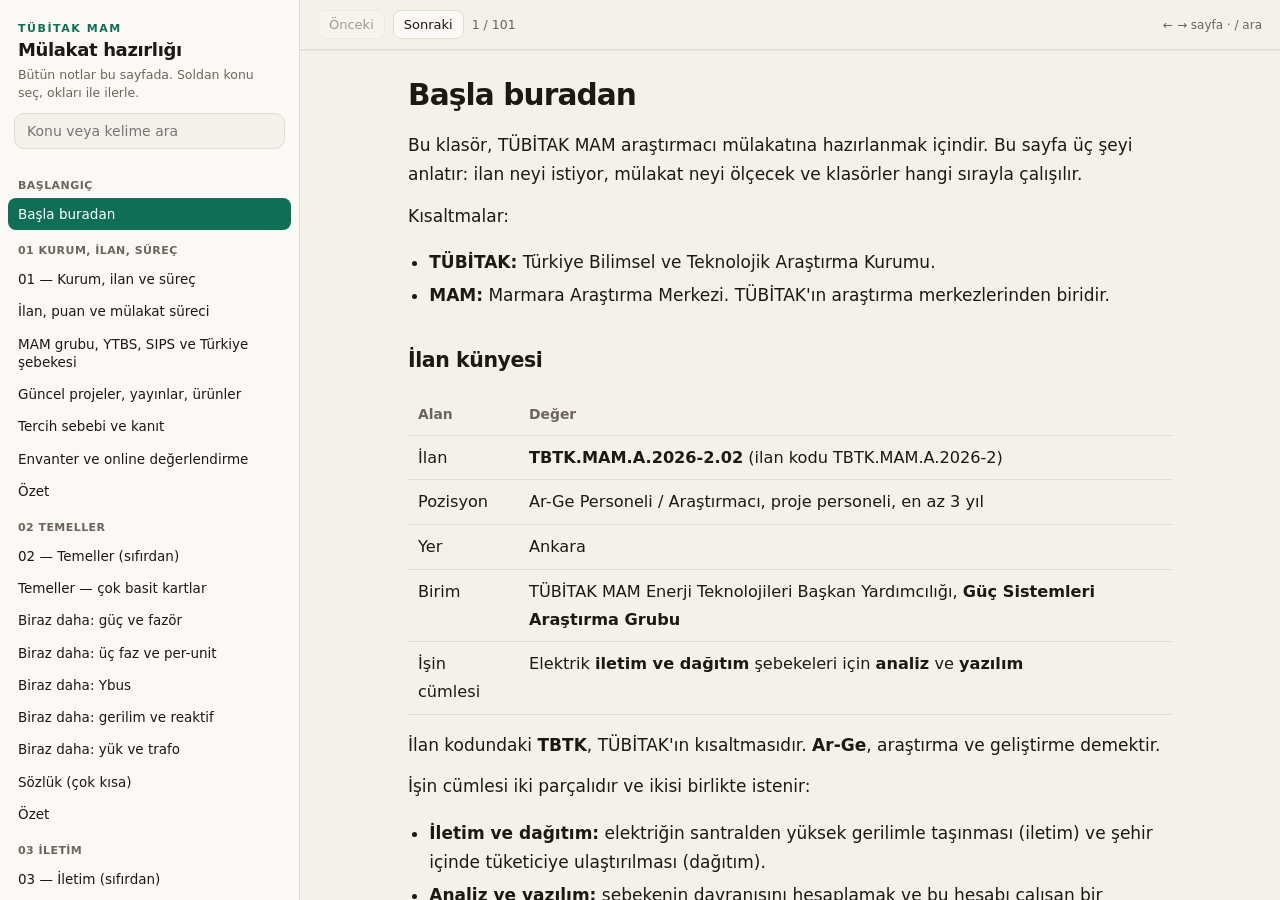
<file: index.html>
<!DOCTYPE html>
<html lang="tr">
<head>
<meta charset="utf-8">
<meta name="viewport" content="width=device-width, initial-scale=1">
<title>TÜBİTAK MAM mülakat hazırlığı</title>
<meta http-equiv="refresh" content="0; url=Mulakat-Hazirlik/goruntule.html">
<style>
  body { font-family: "Segoe UI", system-ui, sans-serif; background: #f4f1ea; color: #1c1915; max-width: 36rem; margin: 4rem auto; padding: 0 1.2rem; line-height: 1.5; }
  a { color: #0f6e56; }
</style>
</head>
<body>
  <p>Notlar açılıyor.</p>
  <p><a href="Mulakat-Hazirlik/goruntule.html">Notlara geç</a></p>
  <p><a href="Mulakat-Hazirlik/test.html">Sorular</a></p>
</body>
</html>
</file>
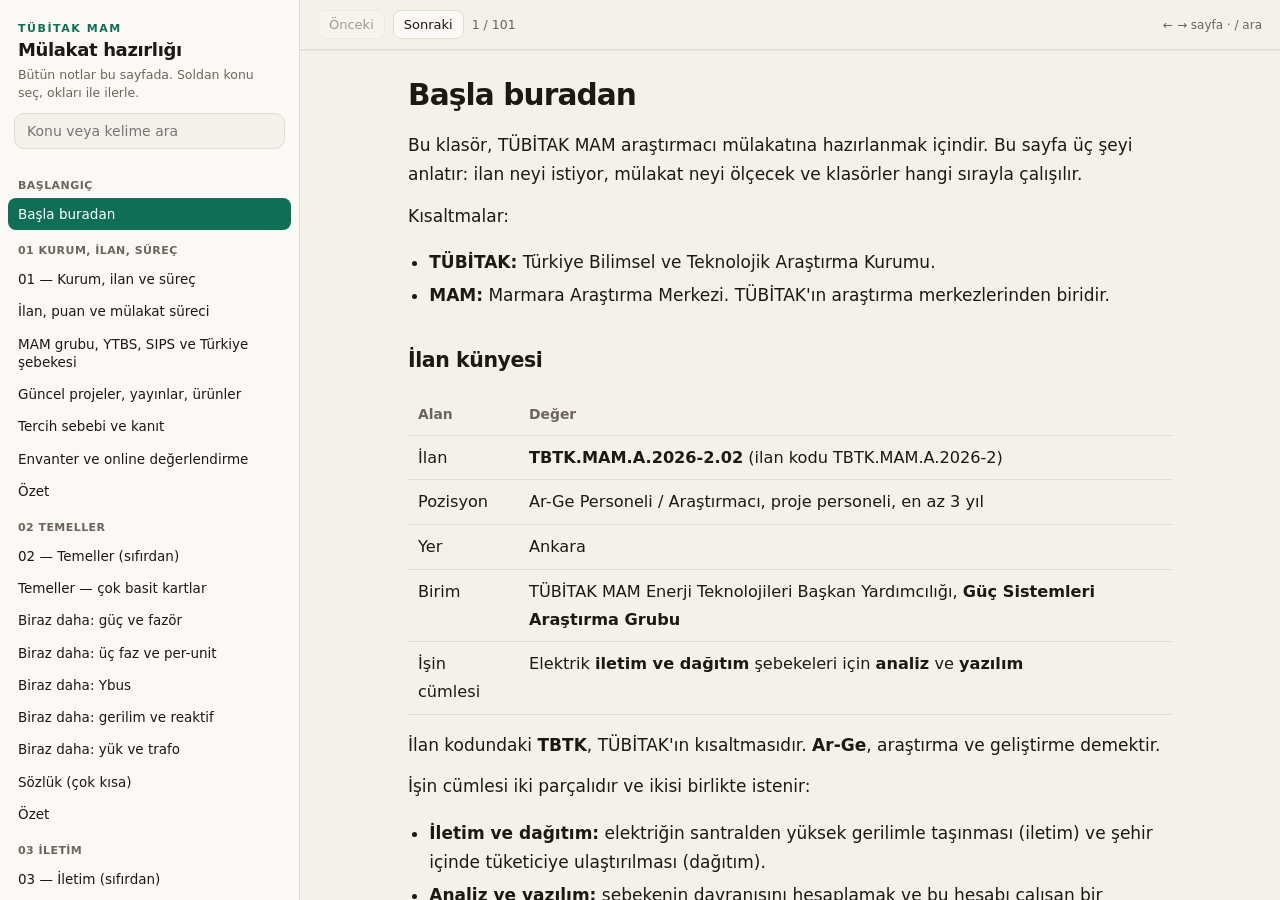
<file: Mulakat-Hazirlik/index.html>
<!DOCTYPE html>
<html lang="tr">
<head>
<meta charset="utf-8">
<meta name="viewport" content="width=device-width, initial-scale=1">
<title>TÜBİTAK MAM mülakat hazırlığı</title>
<meta http-equiv="refresh" content="0; url=goruntule.html">
<style>
  body { font-family: "Segoe UI", system-ui, sans-serif; background: #f4f1ea; color: #1c1915; max-width: 36rem; margin: 4rem auto; padding: 0 1.2rem; line-height: 1.5; }
  a { color: #0f6e56; }
</style>
</head>
<body>
  <p>Notlar açılıyor.</p>
  <p><a href="goruntule.html">Notlara geç</a></p>
  <p><a href="test.html">Sorular</a></p>
  <p><a href="lab/index.html">Görsel laboratuvar (NR · WLS · DC OPF · araçlar)</a></p>
</body>
</html>
</file>
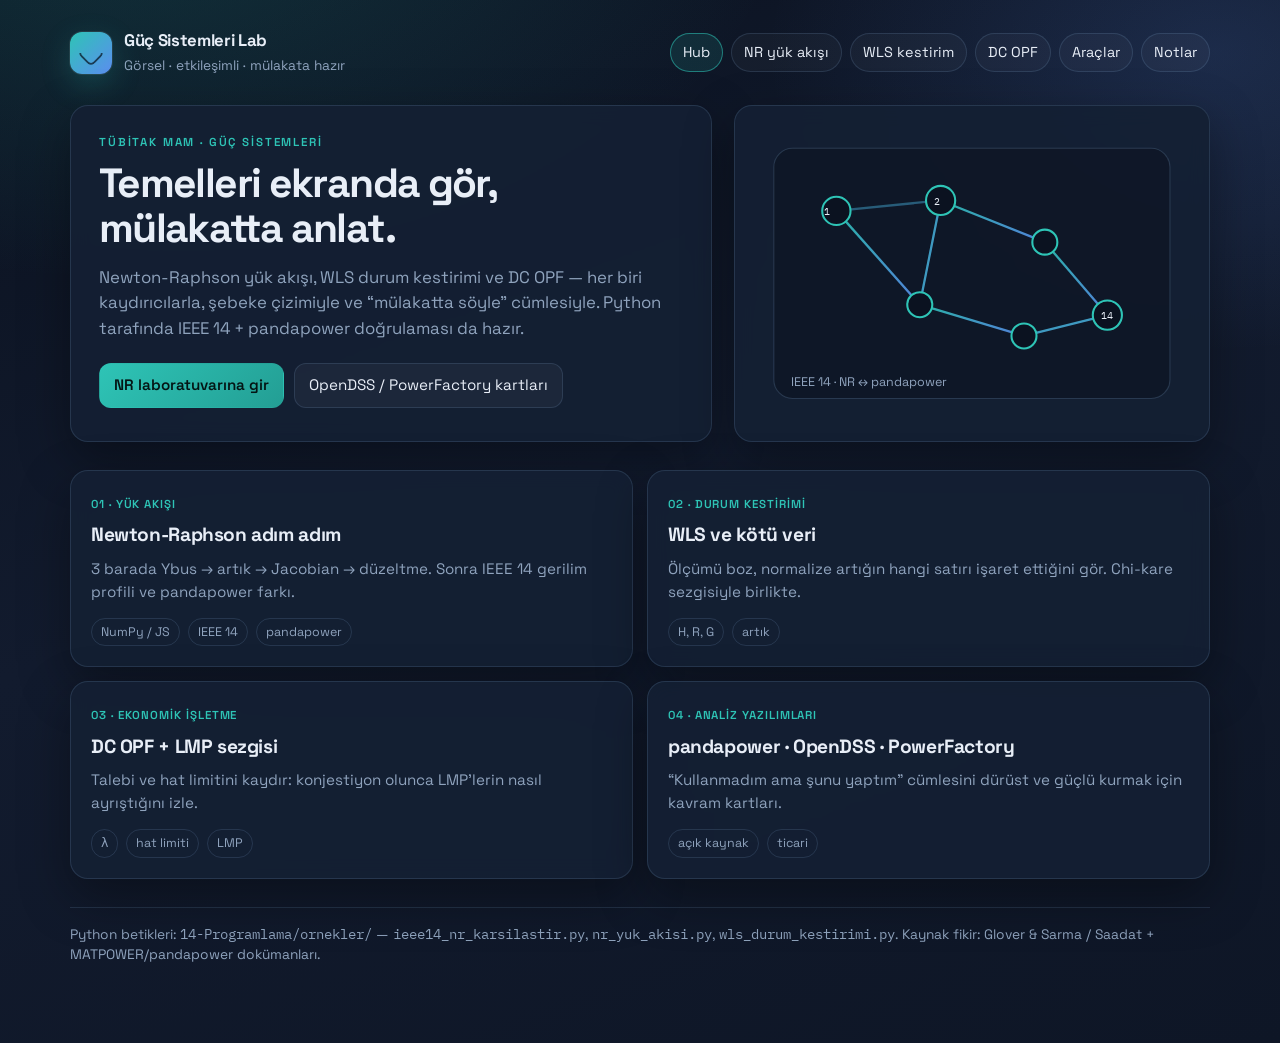
<file: Mulakat-Hazirlik/lab/index.html>
<!DOCTYPE html>
<html lang="tr">
<head>
<meta charset="utf-8">
<meta name="viewport" content="width=device-width, initial-scale=1">
<title>Güç Sistemleri Lab · Mülakat</title>
<link rel="stylesheet" href="styles.css">
</head>
<body>
  <div class="shell">
    <header class="topnav">
      <div class="brand">
        <div class="brand-mark" aria-hidden="true"></div>
        <div>
          <strong>Güç Sistemleri Lab</strong>
          <span>Görsel · etkileşimli · mülakata hazır</span>
        </div>
      </div>
      <nav class="nav-links">
        <a class="active" href="index.html">Hub</a>
        <a href="nr.html">NR yük akışı</a>
        <a href="wls.html">WLS kestirim</a>
        <a href="dcopf.html">DC OPF</a>
        <a href="araclar.html">Araçlar</a>
        <a href="../goruntule.html">Notlar</a>
      </nav>
    </header>

    <section class="hero">
      <div class="panel hero-copy">
        <p class="eyebrow">TÜBİTAK MAM · güç sistemleri</p>
        <h1>Temelleri ekranda gör, mülakatta anlat.</h1>
        <p class="lede">
          Newton-Raphson yük akışı, WLS durum kestirimi ve DC OPF —
          her biri kaydırıcılarla, şebeke çizimiyle ve “mülakatta söyle” cümlesiyle.
          Python tarafında IEEE 14 + pandapower doğrulaması da hazır.
        </p>
        <div class="cta-row">
          <a class="btn primary" href="nr.html">NR laboratuvarına gir</a>
          <a class="btn" href="araclar.html">OpenDSS / PowerFactory kartları</a>
        </div>
      </div>
      <div class="panel hero-visual" aria-hidden="true">
        <svg viewBox="0 0 420 280" fill="none">
          <defs>
            <linearGradient id="g" x1="0" y1="0" x2="1" y2="1">
              <stop stop-color="#2ec4b6"/><stop offset="1" stop-color="#5b8def"/>
            </linearGradient>
          </defs>
          <rect x="20" y="20" width="380" height="240" rx="18" stroke="rgba(140,180,220,0.2)" fill="rgba(8,14,24,0.4)"/>
          <g stroke="url(#g)" stroke-width="2.2" opacity="0.9">
            <line x1="80" y1="80" x2="180" y2="70"><animate attributeName="stroke-opacity" values="0.35;1;0.35" dur="2.4s" repeatCount="indefinite"/></line>
            <line x1="180" y1="70" x2="280" y2="110"/>
            <line x1="180" y1="70" x2="160" y2="170"/>
            <line x1="280" y1="110" x2="340" y2="180"/>
            <line x1="160" y1="170" x2="260" y2="200"/>
            <line x1="260" y1="200" x2="340" y2="180"/>
            <line x1="80" y1="80" x2="160" y2="170"/>
          </g>
          <g fill="#0b1220" stroke="#2ec4b6" stroke-width="2">
            <circle cx="80" cy="80" r="14"><animate attributeName="r" values="12;15;12" dur="2.8s" repeatCount="indefinite"/></circle>
            <circle cx="180" cy="70" r="14"/>
            <circle cx="280" cy="110" r="12"/>
            <circle cx="160" cy="170" r="12"/>
            <circle cx="260" cy="200" r="12"/>
            <circle cx="340" cy="180" r="14"/>
          </g>
          <text x="68" y="84" fill="#e8eef7" font-size="10" font-family="IBM Plex Mono,monospace">1</text>
          <text x="174" y="74" fill="#e8eef7" font-size="10" font-family="IBM Plex Mono,monospace">2</text>
          <text x="334" y="184" fill="#e8eef7" font-size="10" font-family="IBM Plex Mono,monospace">14</text>
          <text x="36" y="248" fill="#8fa3bd" font-size="12" font-family="Space Grotesk,sans-serif">IEEE 14 · NR ↔ pandapower</text>
        </svg>
      </div>
    </section>

    <section class="grid-cards">
      <a class="panel card" href="nr.html">
        <span class="tag">01 · Yük akışı</span>
        <h2>Newton-Raphson adım adım</h2>
        <p>3 barada Ybus → artık → Jacobian → düzeltme. Sonra IEEE 14 gerilim profili ve pandapower farkı.</p>
        <div class="meta">
          <span class="chip">NumPy / JS</span>
          <span class="chip">IEEE 14</span>
          <span class="chip">pandapower</span>
        </div>
      </a>
      <a class="panel card" href="wls.html">
        <span class="tag">02 · Durum kestirimi</span>
        <h2>WLS ve kötü veri</h2>
        <p>Ölçümü boz, normalize artığın hangi satırı işaret ettiğini gör. Chi-kare sezgisiyle birlikte.</p>
        <div class="meta">
          <span class="chip">H, R, G</span>
          <span class="chip">artık</span>
        </div>
      </a>
      <a class="panel card" href="dcopf.html">
        <span class="tag">03 · Ekonomik işletme</span>
        <h2>DC OPF + LMP sezgisi</h2>
        <p>Talebi ve hat limitini kaydır: konjestiyon olunca LMP’lerin nasıl ayrıştığını izle.</p>
        <div class="meta">
          <span class="chip">λ</span>
          <span class="chip">hat limiti</span>
          <span class="chip">LMP</span>
        </div>
      </a>
      <a class="panel card" href="araclar.html">
        <span class="tag">04 · Analiz yazılımları</span>
        <h2>pandapower · OpenDSS · PowerFactory</h2>
        <p>“Kullanmadım ama şunu yaptım” cümlesini dürüst ve güçlü kurmak için kavram kartları.</p>
        <div class="meta">
          <span class="chip">açık kaynak</span>
          <span class="chip">ticari</span>
        </div>
      </a>
    </section>

    <p class="footer-note">
      Python betikleri: <code class="mono">14-Programlama/ornekler/</code> —
      <code class="mono">ieee14_nr_karsilastir.py</code>, <code class="mono">nr_yuk_akisi.py</code>,
      <code class="mono">wls_durum_kestirimi.py</code>. Kaynak fikir: Glover &amp; Sarma / Saadat + MATPOWER/pandapower dokümanları.
    </p>
  </div>
</body>
</html>
</file>
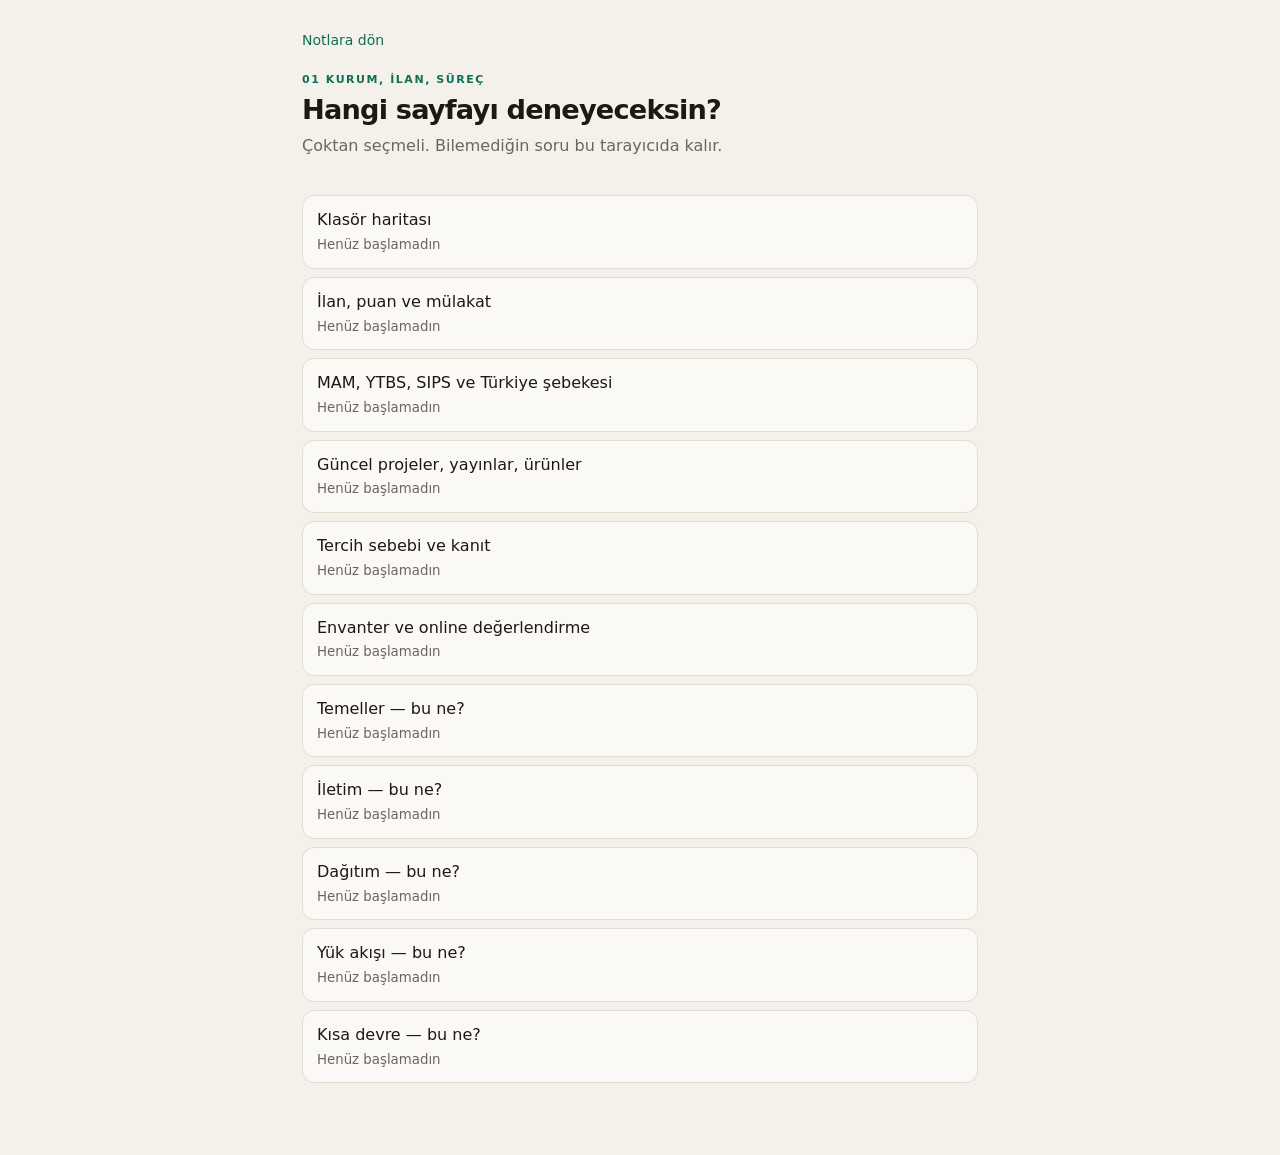
<file: Mulakat-Hazirlik/test.html>
<!DOCTYPE html>
<html lang="tr">
<head>
<meta charset="utf-8">
<meta name="viewport" content="width=device-width, initial-scale=1">
<title>Kendini dene · Mülakat hazırlığı</title>
<style>
  :root {
    --bg: #f4f1ea; --ink: #1c1915; --muted: #6d655c; --line: #e3dcd0;
    --side: #fbf9f5; --accent: #0f6e56; --speak: #fff7e8; --speak-line: #e0a106;
    --bad: #8f3d2c; color-scheme: light;
  }
  @media (prefers-color-scheme: dark) {
    :root {
      --bg: #121410; --ink: #ece7df; --muted: #a39b90; --line: #2a2d27;
      --side: #181b16; --accent: #7dcea0; --speak: #2a2416; --bad: #f0b0a2;
    }
  }
  * { box-sizing: border-box; }
  html, body { margin: 0; }
  body { font-family: "Segoe UI", system-ui, sans-serif; background: var(--bg); color: var(--ink); line-height: 1.55; }
  .top, main { max-width: 720px; margin: 0 auto; padding: 28px 22px 0; }
  main { padding-bottom: 72px; }
  .back { color: var(--accent); text-decoration: none; font-size: 14px; }
  .eyebrow { margin: 18px 0 0; font-size: 11px; letter-spacing: 0.14em; text-transform: uppercase; color: var(--accent); font-weight: 700; }
  h1 { margin: 6px 0 0; font-size: 1.7rem; letter-spacing: -0.03em; line-height: 1.2; }
  .alt { margin: 8px 0 0; color: var(--muted); }
  .bar { margin-top: 16px; height: 4px; background: var(--line); border-radius: 99px; overflow: hidden; }
  .bar span { display: block; height: 100%; width: 0; background: var(--accent); }
  .soru, .cevap, .benim, .ipucu, .ozet div, .liste a {
    background: var(--side); border: 1px solid var(--line); border-radius: 16px;
  }
  .soru, .cevap, .benim, .ipucu { padding: 18px; }
  .soru p { margin: 0; font-size: 1.22rem; letter-spacing: -0.02em; }
  textarea {
    width: 100%; margin-top: 14px; min-height: 120px; resize: vertical;
    border: 1px solid var(--line); background: var(--bg); color: var(--ink);
    border-radius: 12px; padding: 12px 14px; font: inherit; line-height: 1.5;
  }
  .secenekler { display: grid; gap: 8px; margin-top: 14px; }
  .secenek { text-align: left; width: 100%; padding: 12px 14px; border-radius: 12px; }
  .secenek.dogru { background: var(--accent); border-color: var(--accent); color: #f7fffb; }
  .secenek.yanlis { background: var(--bad); border-color: var(--bad); color: #fff; }
  .secenek:disabled { cursor: default; }
  @media (prefers-color-scheme: dark) {
    .secenek.dogru { color: #102018; }
  }
  .satir { display: flex; flex-wrap: wrap; gap: 8px; margin-top: 12px; }
  button, .linkbuton {
    border: 1px solid var(--line); background: var(--side); color: var(--ink);
    border-radius: 10px; padding: 9px 14px; font: inherit; font-size: 14.5px;
    cursor: pointer; text-decoration: none;
  }
  button.asil, a.asil { background: var(--accent); border-color: var(--accent); color: #f7fffb; }
  @media (prefers-color-scheme: dark) {
    button.asil, a.asil { color: #102018; }
  }
  button:hover, .linkbuton:hover { border-color: var(--accent); }
  .uyari { margin: 10px 0 0; color: var(--bad); font-size: 14px; }
  .ipucu, .benim, .cevap { margin-top: 12px; }
  .ipucu { background: var(--speak); }
  .etiket { margin: 0 0 6px; font-size: 11px; letter-spacing: 0.12em; text-transform: uppercase; color: var(--muted); font-weight: 700; }
  .cevap .etiket { color: var(--accent); }
  .liste { display: grid; gap: 8px; margin-top: 8px; }
  .liste a { display: block; text-decoration: none; color: var(--ink); padding: 12px 14px; border-radius: 12px; }
  .liste a:hover { border-color: var(--accent); }
  .liste small { display: block; color: var(--muted); margin-top: 2px; }
  .ozet { display: grid; grid-template-columns: repeat(3, 1fr); gap: 8px; margin: 8px 0 16px; }
  .ozet div { padding: 12px; border-radius: 12px; }
  .ozet strong { display: block; font-size: 1.4rem; }
  .ozet span { color: var(--muted); font-size: 13px; }
  .kacirilan { margin: 0; padding-left: 1.1em; }
  .kacirilan li { margin: 0.45em 0; }
  .kacirilan p { margin: 0.25em 0 0; color: var(--muted); }
</style>
</head>
<body>
  <header class="top">
    <a class="back" id="geri" href="goruntule.html">Notlara dön</a>
    <p class="eyebrow" id="grup">Kendini dene</p>
    <h1 id="baslik">Sayfa seç</h1>
    <p class="alt" id="alt">Çoktan seçmeli. Bilemediğin soru saklanır ve yeniden gelir.</p>
    <div class="bar" id="bar" hidden><span id="dolu"></span></div>
  </header>
  <main id="ekran"></main>
  <script src="test.js"></script>
</body>
</html>
</file>
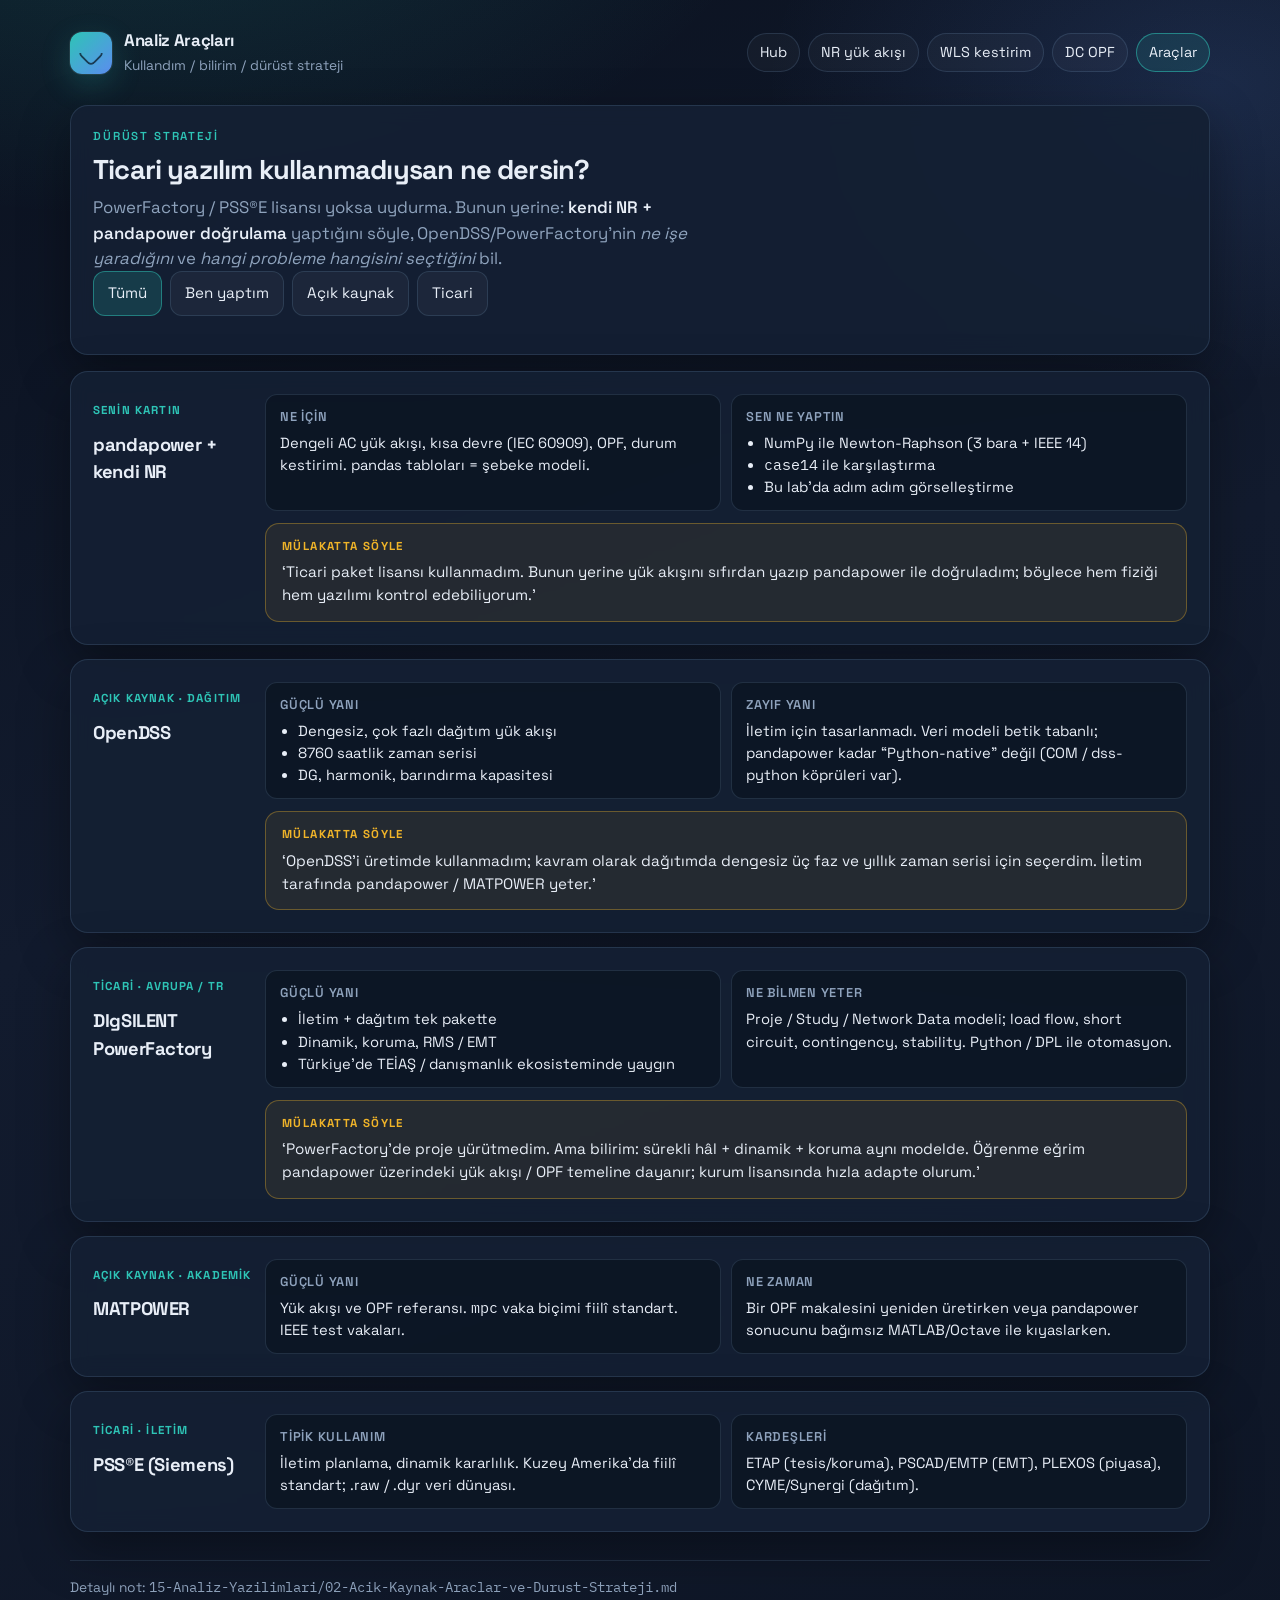
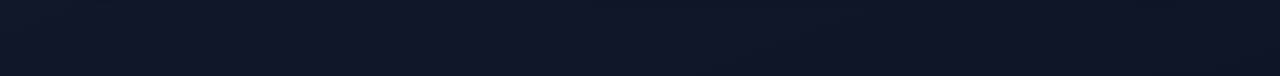
<file: Mulakat-Hazirlik/lab/araclar.html>
<!DOCTYPE html>
<html lang="tr">
<head>
<meta charset="utf-8">
<meta name="viewport" content="width=device-width, initial-scale=1">
<title>Analiz Araçları · Kavram Kartları</title>
<link rel="stylesheet" href="styles.css">
<style>
  .atlas { display: grid; gap: 14px; }
  .tool {
    padding: 22px; display: grid; gap: 12px;
    grid-template-columns: 160px 1fr;
    align-items: start;
  }
  @media (max-width: 720px) { .tool { grid-template-columns: 1fr; } }
  .tool-name {
    font-size: 1.15rem; margin: 0; letter-spacing: -0.02em;
  }
  .tool-kind {
    display: inline-block; margin-top: 8px; font-size: 0.72rem;
    letter-spacing: 0.1em; text-transform: uppercase; color: var(--accent); font-weight: 700;
  }
  .cols { display: grid; gap: 10px; grid-template-columns: 1fr 1fr; }
  @media (max-width: 720px) { .cols { grid-template-columns: 1fr; } }
  .mini {
    border: 1px solid var(--line); border-radius: 12px; padding: 12px 14px;
    background: rgba(8,14,24,0.45);
  }
  .mini h3 { margin: 0 0 6px; font-size: 0.8rem; color: var(--muted); font-weight: 600; letter-spacing: 0.06em; text-transform: uppercase; }
  .mini p, .mini li { margin: 0; font-size: 0.92rem; color: var(--ink); }
  .mini ul { margin: 0; padding-left: 1.1em; }
  .filters { display: flex; flex-wrap: wrap; gap: 8px; margin-bottom: 16px; }
  .filters button.active { background: rgba(46,196,182,0.18); border-color: rgba(46,196,182,0.5); }
  .hidden { display: none !important; }
</style>
</head>
<body>
  <div class="shell">
    <header class="topnav">
      <div class="brand">
        <div class="brand-mark" aria-hidden="true"></div>
        <div>
          <strong>Analiz Araçları</strong>
          <span>Kullandım / bilirim / dürüst strateji</span>
        </div>
      </div>
      <nav class="nav-links">
        <a href="index.html">Hub</a>
        <a href="nr.html">NR yük akışı</a>
        <a href="wls.html">WLS kestirim</a>
        <a href="dcopf.html">DC OPF</a>
        <a class="active" href="araclar.html">Araçlar</a>
      </nav>
    </header>

    <section class="panel" style="padding:22px; margin-bottom:16px;">
      <p class="eyebrow">Dürüst strateji</p>
      <h1 style="margin:0; font-size:1.7rem; letter-spacing:-0.03em;">Ticari yazılım kullanmadıysan ne dersin?</h1>
      <p class="lede" style="margin-top:10px;">
        PowerFactory / PSS®E lisansı yoksa uydurma. Bunun yerine:
        <strong style="color:var(--ink); font-weight:600;">kendi NR + pandapower doğrulama</strong> yaptığını söyle,
        OpenDSS/PowerFactory’nin <em>ne işe yaradığını</em> ve <em>hangi probleme hangisini seçtiğini</em> bil.
      </p>
      <div class="filters" id="filters">
        <button class="btn active" data-f="all">Tümü</button>
        <button class="btn" data-f="yaptim">Ben yaptım</button>
        <button class="btn" data-f="acik">Açık kaynak</button>
        <button class="btn" data-f="ticari">Ticari</button>
      </div>
    </section>

    <div class="atlas" id="atlas">

      <article class="panel tool" data-tags="yaptim acik">
        <div>
          <p class="tool-kind">Senin kartın</p>
          <h2 class="tool-name">pandapower + kendi NR</h2>
        </div>
        <div>
          <div class="cols">
            <div class="mini">
              <h3>Ne için</h3>
              <p>Dengeli AC yük akışı, kısa devre (IEC 60909), OPF, durum kestirimi. pandas tabloları = şebeke modeli.</p>
            </div>
            <div class="mini">
              <h3>Sen ne yaptın</h3>
              <ul>
                <li>NumPy ile Newton-Raphson (3 bara + IEEE 14)</li>
                <li><code class="mono">case14</code> ile karşılaştırma</li>
                <li>Bu lab’da adım adım görselleştirme</li>
              </ul>
            </div>
          </div>
          <div class="speak" style="margin-top:12px">
            <p class="etiket">Mülakatta söyle</p>
            <p>‘Ticari paket lisansı kullanmadım. Bunun yerine yük akışını sıfırdan yazıp pandapower ile doğruladım; böylece hem fiziği hem yazılımı kontrol edebiliyorum.’</p>
          </div>
        </div>
      </article>

      <article class="panel tool" data-tags="acik">
        <div>
          <p class="tool-kind">Açık kaynak · dağıtım</p>
          <h2 class="tool-name">OpenDSS</h2>
        </div>
        <div>
          <div class="cols">
            <div class="mini">
              <h3>Güçlü yanı</h3>
              <ul>
                <li>Dengesiz, çok fazlı dağıtım yük akışı</li>
                <li>8760 saatlik zaman serisi</li>
                <li>DG, harmonik, barındırma kapasitesi</li>
              </ul>
            </div>
            <div class="mini">
              <h3>Zayıf yanı</h3>
              <p>İletim için tasarlanmadı. Veri modeli betik tabanlı; pandapower kadar “Python-native” değil (COM / dss-python köprüleri var).</p>
            </div>
          </div>
          <div class="speak" style="margin-top:12px">
            <p class="etiket">Mülakatta söyle</p>
            <p>‘OpenDSS’i üretimde kullanmadım; kavram olarak dağıtımda dengesiz üç faz ve yıllık zaman serisi için seçerdim. İletim tarafında pandapower / MATPOWER yeter.’</p>
          </div>
        </div>
      </article>

      <article class="panel tool" data-tags="ticari">
        <div>
          <p class="tool-kind">Ticari · Avrupa / TR</p>
          <h2 class="tool-name">DIgSILENT PowerFactory</h2>
        </div>
        <div>
          <div class="cols">
            <div class="mini">
              <h3>Güçlü yanı</h3>
              <ul>
                <li>İletim + dağıtım tek pakette</li>
                <li>Dinamik, koruma, RMS / EMT</li>
                <li>Türkiye’de TEİAŞ / danışmanlık ekosisteminde yaygın</li>
              </ul>
            </div>
            <div class="mini">
              <h3>Ne bilmen yeter</h3>
              <p>Proje / Study / Network Data modeli; load flow, short circuit, contingency, stability. Python / DPL ile otomasyon.</p>
            </div>
          </div>
          <div class="speak" style="margin-top:12px">
            <p class="etiket">Mülakatta söyle</p>
            <p>‘PowerFactory’de proje yürütmedim. Ama bilirim: sürekli hâl + dinamik + koruma aynı modelde. Öğrenme eğrim pandapower üzerindeki yük akışı / OPF temeline dayanır; kurum lisansında hızla adapte olurum.’</p>
          </div>
        </div>
      </article>

      <article class="panel tool" data-tags="acik">
        <div>
          <p class="tool-kind">Açık kaynak · akademik</p>
          <h2 class="tool-name">MATPOWER</h2>
        </div>
        <div>
          <div class="cols">
            <div class="mini">
              <h3>Güçlü yanı</h3>
              <p>Yük akışı ve OPF referansı. <code class="mono">mpc</code> vaka biçimi fiilî standart. IEEE test vakaları.</p>
            </div>
            <div class="mini">
              <h3>Ne zaman</h3>
              <p>Bir OPF makalesini yeniden üretirken veya pandapower sonucunu bağımsız MATLAB/Octave ile kıyaslarken.</p>
            </div>
          </div>
        </div>
      </article>

      <article class="panel tool" data-tags="ticari">
        <div>
          <p class="tool-kind">Ticari · iletim</p>
          <h2 class="tool-name">PSS®E (Siemens)</h2>
        </div>
        <div>
          <div class="cols">
            <div class="mini">
              <h3>Tipik kullanım</h3>
              <p>İletim planlama, dinamik kararlılık. Kuzey Amerika’da fiilî standart; .raw / .dyr veri dünyası.</p>
            </div>
            <div class="mini">
              <h3>Kardeşleri</h3>
              <p>ETAP (tesis/koruma), PSCAD/EMTP (EMT), PLEXOS (piyasa), CYME/Synergi (dağıtım).</p>
            </div>
          </div>
        </div>
      </article>

    </div>

    <p class="footer-note">
      Detaylı not: <code class="mono">15-Analiz-Yazilimlari/02-Acik-Kaynak-Araclar-ve-Durust-Strateji.md</code>
    </p>
  </div>

  <script>
    const buttons = document.querySelectorAll("#filters button");
    const cards = document.querySelectorAll("#atlas .tool");
    buttons.forEach((btn) => {
      btn.addEventListener("click", () => {
        buttons.forEach((b) => b.classList.remove("active"));
        btn.classList.add("active");
        const f = btn.dataset.f;
        cards.forEach((c) => {
          const tags = c.dataset.tags.split(/\s+/);
          c.classList.toggle("hidden", f !== "all" && !tags.includes(f));
        });
      });
    });
  </script>
</body>
</html>
</file>
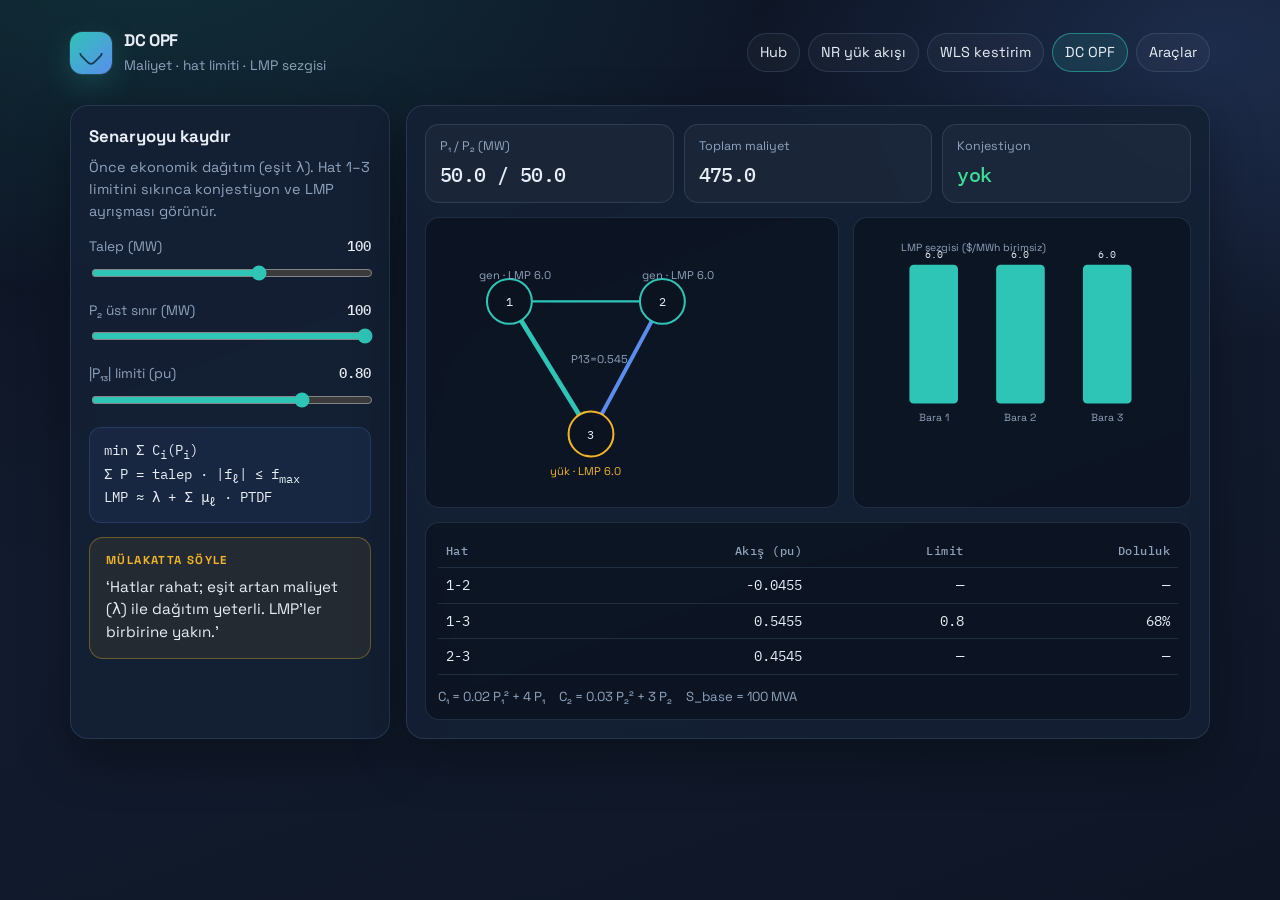
<file: Mulakat-Hazirlik/lab/dcopf.html>
<!DOCTYPE html>
<html lang="tr">
<head>
<meta charset="utf-8">
<meta name="viewport" content="width=device-width, initial-scale=1">
<title>DC OPF Lab</title>
<link rel="stylesheet" href="styles.css">
</head>
<body>
  <div class="shell">
    <header class="topnav">
      <div class="brand">
        <div class="brand-mark" aria-hidden="true"></div>
        <div>
          <strong>DC OPF</strong>
          <span>Maliyet · hat limiti · LMP sezgisi</span>
        </div>
      </div>
      <nav class="nav-links">
        <a href="index.html">Hub</a>
        <a href="nr.html">NR yük akışı</a>
        <a href="wls.html">WLS kestirim</a>
        <a class="active" href="dcopf.html">DC OPF</a>
        <a href="araclar.html">Araçlar</a>
      </nav>
    </header>

    <div class="layout">
      <aside class="panel side">
        <h2>Senaryoyu kaydır</h2>
        <p class="hint">Önce ekonomik dağıtım (eşit λ). Hat 1–3 limitini sıkınca konjestiyon ve LMP ayrışması görünür.</p>

        <div class="field">
          <label>Talep (MW) <strong id="talepV">100</strong></label>
          <input type="range" id="talep" min="40" max="140" step="1" value="100">
        </div>
        <div class="field">
          <label>P₂ üst sınır (MW) <strong id="p2maxV">100</strong></label>
          <input type="range" id="p2max" min="20" max="100" step="1" value="100">
        </div>
        <div class="field">
          <label>|P₁₃| limiti (pu) <strong id="fmaxV">0.80</strong></label>
          <input type="range" id="fmax" min="0.15" max="1.0" step="0.01" value="0.80">
        </div>

        <div class="formula">
          min Σ C<sub>i</sub>(P<sub>i</sub>)<br>
          Σ P = talep · |f<sub>ℓ</sub>| ≤ f<sub>max</sub><br>
          LMP ≈ λ + Σ μ<sub>ℓ</sub> · PTDF
        </div>

        <div class="speak">
          <p class="etiket">Mülakatta söyle</p>
          <p id="speak">‘DC OPF’de önce eşit artan maliyetle dağıttım. Hat limiti aktif olunca üretim kaydırıldı; yük barasında LMP yükseldi — konjestiyon rantı.’</p>
        </div>
      </aside>

      <main class="panel main">
        <div class="kpi-row">
          <div class="kpi"><span>P₁ / P₂ (MW)</span><strong id="kP">—</strong></div>
          <div class="kpi"><span>Toplam maliyet</span><strong id="kC">—</strong></div>
          <div class="kpi"><span>Konjestiyon</span><strong id="kCong">—</strong></div>
        </div>

        <div class="viz">
          <div class="canvas-wrap" id="sebeke"></div>
          <div class="chart-wrap" id="grafik"></div>
        </div>

        <div class="table-wrap" style="margin-top:14px; min-height:auto;">
          <table>
            <thead>
              <tr><th>Hat</th><th>Akış (pu)</th><th>Limit</th><th>Doluluk</th></tr>
            </thead>
            <tbody id="tbody"></tbody>
          </table>
          <div class="legend" style="margin-top:12px">
            <span>C₁ = 0.02 P₁² + 4 P₁</span>
            <span>C₂ = 0.03 P₂² + 3 P₂</span>
            <span>S_base = 100 MVA</span>
          </div>
        </div>
      </main>
    </div>
  </div>

  <script src="math.js"></script>
  <script src="dcopf-lab.js"></script>
  <script>
    const { dcOpf } = window.DcOpfLab;

    const $ = (id) => document.getElementById(id);

    function render() {
      const talep = Number($("talep").value);
      const p2max = Number($("p2max").value);
      const fmax = Number($("fmax").value);
      $("talepV").textContent = String(talep);
      $("p2maxV").textContent = String(p2max);
      $("fmaxV").textContent = fmax.toFixed(2);

      const r = dcOpf({ talepMw: talep, p2Max: p2max, f13MaxPu: fmax });
      $("kP").textContent = `${r.p1mw.toFixed(1)} / ${r.p2mw.toFixed(1)}`;
      $("kC").textContent = r.maliyet.toFixed(1);
      $("kCong").textContent = r.congested ? "EVET" : "yok";
      $("kCong").style.color = r.congested ? "var(--bad)" : "var(--ok)";

      const f12 = r.flow.akis["1-2"];
      const f13 = r.flow.akis["1-3"];
      const f23 = r.flow.akis["2-3"];
      const hot13 = Math.abs(f13) / fmax > 0.95;

      $("sebeke").innerHTML = `<svg viewBox="0 0 380 260">
        <line x1="70" y1="70" x2="220" y2="70" stroke="#2ec4b6" stroke-width="${2 + Math.abs(f12) * 4}"/>
        <line x1="70" y1="70" x2="150" y2="200" stroke="${hot13 ? '#ef6b6b' : '#2ec4b6'}" stroke-width="${2 + Math.abs(f13) * 5}"/>
        <line x1="220" y1="70" x2="150" y2="200" stroke="#5b8def" stroke-width="${2 + Math.abs(f23) * 4}"/>
        <circle cx="70" cy="70" r="22" fill="#0b1220" stroke="#2ec4b6" stroke-width="2"/>
        <circle cx="220" cy="70" r="22" fill="#0b1220" stroke="#2ec4b6" stroke-width="2"/>
        <circle cx="150" cy="200" r="22" fill="#0b1220" stroke="#f0b429" stroke-width="2"/>
        <text x="70" y="75" text-anchor="middle" fill="#e8eef7" font-size="12" font-family="IBM Plex Mono,monospace">1</text>
        <text x="220" y="75" text-anchor="middle" fill="#e8eef7" font-size="12" font-family="IBM Plex Mono,monospace">2</text>
        <text x="150" y="205" text-anchor="middle" fill="#e8eef7" font-size="12" font-family="IBM Plex Mono,monospace">3</text>
        <text x="40" y="48" fill="#8fa3bd" font-size="11">gen · LMP ${r.lmp[1].toFixed(1)}</text>
        <text x="200" y="48" fill="#8fa3bd" font-size="11">gen · LMP ${r.lmp[2].toFixed(1)}</text>
        <text x="110" y="240" fill="#f0b429" font-size="11">yük · LMP ${r.lmp[3].toFixed(1)}</text>
        <text x="130" y="130" fill="${hot13 ? '#ef6b6b' : '#8fa3bd'}" font-size="11">P13=${f13.toFixed(3)}</text>
      </svg>`;

      // LMP bars
      const lmps = [r.lmp[1], r.lmp[2], r.lmp[3]];
      const maxL = Math.max(...lmps, 1);
      const bars = lmps.map((v, i) => {
        const x = 50 + i * 100;
        const bh = (v / maxL) * 160;
        const y = 200 - bh;
        const col = i === 2 && r.congested ? "#f0b429" : "#2ec4b6";
        return `<rect x="${x}" y="${y}" width="56" height="${bh}" fill="${col}" rx="5"/>
          <text x="${x + 28}" y="220" text-anchor="middle" fill="#8fa3bd" font-size="12">Bara ${i + 1}</text>
          <text x="${x + 28}" y="${y - 8}" text-anchor="middle" fill="#e8eef7" font-size="12" font-family="IBM Plex Mono,monospace">${v.toFixed(1)}</text>`;
      }).join("");
      $("grafik").innerHTML = `<svg viewBox="0 0 360 240">
        <text x="40" y="24" fill="#8fa3bd" font-size="12">LMP sezgisi ($/MWh birimsiz)</text>
        ${bars}
      </svg>`;

      const rows = [
        ["1-2", f12, "—"],
        ["1-3", f13, fmax],
        ["2-3", f23, "—"],
      ];
      $("tbody").innerHTML = rows.map(([ad, f, lim]) => {
        const dol = lim === "—" ? "—" : `${((Math.abs(f) / lim) * 100).toFixed(0)}%`;
        const cls = lim !== "—" && Math.abs(f) / lim > 0.95 ? "compare-warn" : "";
        return `<tr class="${cls}"><td>${ad}</td><td>${f.toFixed(4)}</td><td>${lim}</td><td>${dol}</td></tr>`;
      }).join("");

      $("speak").textContent = r.congested
        ? "‘Hat 1–3 limitine çarptık; ucuz üretimi kaydırmak zorunda kaldık. Yük barasının LMP’si yükseldi — konjestiyon fiyat sinyali.’"
        : "‘Hatlar rahat; eşit artan maliyet (λ) ile dağıtım yeterli. LMP’ler birbirine yakın.’";
    }

    ["talep", "p2max", "fmax"].forEach((id) => $(id).addEventListener("input", render));
    render();
  </script>
</body>
</html>
</file>
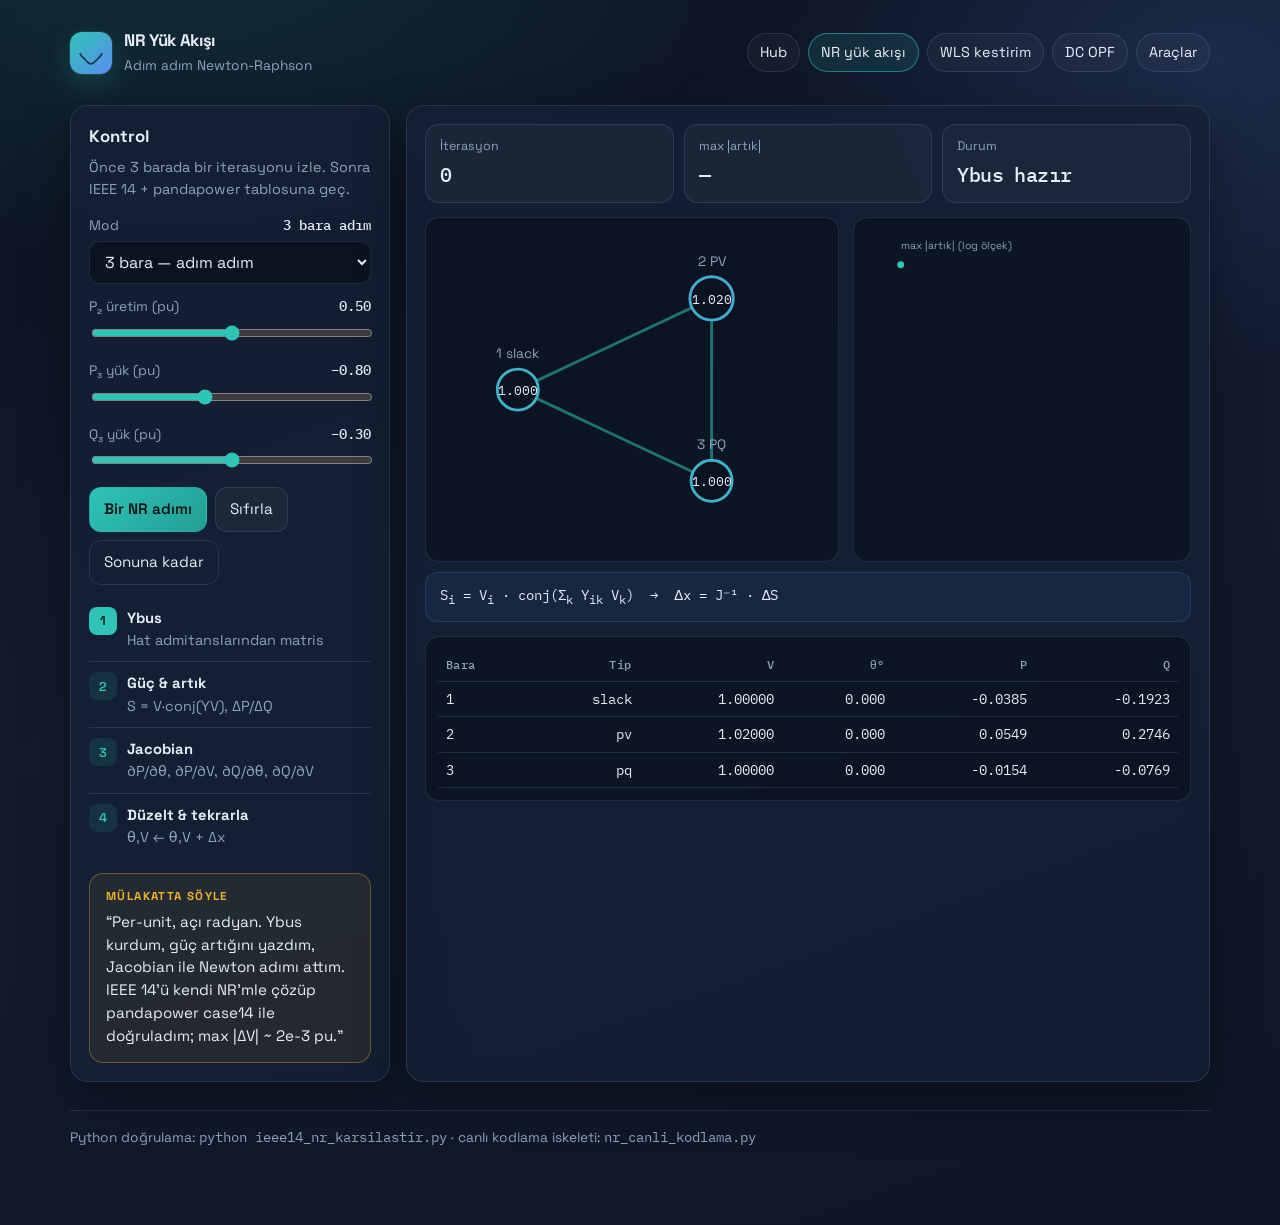
<file: Mulakat-Hazirlik/lab/nr.html>
<!DOCTYPE html>
<html lang="tr">
<head>
<meta charset="utf-8">
<meta name="viewport" content="width=device-width, initial-scale=1">
<title>NR Yük Akışı Lab</title>
<link rel="stylesheet" href="styles.css">
</head>
<body>
  <div class="shell">
    <header class="topnav">
      <div class="brand">
        <div class="brand-mark" aria-hidden="true"></div>
        <div>
          <strong>NR Yük Akışı</strong>
          <span>Adım adım Newton-Raphson</span>
        </div>
      </div>
      <nav class="nav-links">
        <a href="index.html">Hub</a>
        <a class="active" href="nr.html">NR yük akışı</a>
        <a href="wls.html">WLS kestirim</a>
        <a href="dcopf.html">DC OPF</a>
        <a href="araclar.html">Araçlar</a>
      </nav>
    </header>

    <div class="layout">
      <aside class="panel side">
        <h2>Kontrol</h2>
        <p class="hint">Önce 3 barada bir iterasyonu izle. Sonra IEEE 14 + pandapower tablosuna geç.</p>

        <div class="field">
          <label>Mod <strong id="modLabel">3 bara adım</strong></label>
          <select id="mod">
            <option value="3bus">3 bara — adım adım</option>
            <option value="ieee14">IEEE 14 — pandapower karşılaştır</option>
          </select>
        </div>

        <div id="kontrol3">
          <div class="field">
            <label>P₂ üretim (pu) <strong id="p2v">0.50</strong></label>
            <input type="range" id="p2" min="0" max="1" step="0.01" value="0.5">
          </div>
          <div class="field">
            <label>P₃ yük (pu) <strong id="p3v">−0.80</strong></label>
            <input type="range" id="p3" min="-1.2" max="-0.2" step="0.01" value="-0.8">
          </div>
          <div class="field">
            <label>Q₃ yük (pu) <strong id="q3v">−0.30</strong></label>
            <input type="range" id="q3" min="-0.6" max="0" step="0.01" value="-0.3">
          </div>
          <div class="toolbar">
            <button class="btn primary" id="btnAdim">Bir NR adımı</button>
            <button class="btn" id="btnSifir">Sıfırla</button>
            <button class="btn ghost" id="btnTam">Sonuna kadar</button>
          </div>
          <ul class="step-list" id="adimlar">
            <li data-s="0" class="active"><span class="step-num">1</span><div><strong>Ybus</strong><br><span class="hint" style="margin:0">Hat admitanslarından matris</span></div></li>
            <li data-s="1"><span class="step-num">2</span><div><strong>Güç &amp; artık</strong><br><span class="hint" style="margin:0">S = V·conj(YV), ΔP/ΔQ</span></div></li>
            <li data-s="2"><span class="step-num">3</span><div><strong>Jacobian</strong><br><span class="hint" style="margin:0">∂P/∂θ, ∂P/∂V, ∂Q/∂θ, ∂Q/∂V</span></div></li>
            <li data-s="3"><span class="step-num">4</span><div><strong>Düzelt &amp; tekrarla</strong><br><span class="hint" style="margin:0">θ,V ← θ,V + Δx</span></div></li>
          </ul>
        </div>

        <div class="speak">
          <p class="etiket">Mülakatta söyle</p>
          <p id="speak">“Per-unit, açı radyan. Ybus kurdum, güç artığını yazdım, Jacobian ile Newton adımı attım. IEEE 14’ü kendi NR’mle çözüp pandapower case14 ile doğruladım; max |ΔV| ~ 2e-3 pu.”</p>
        </div>
      </aside>

      <main class="panel main">
        <div class="kpi-row" id="kpi">
          <div class="kpi"><span>İterasyon</span><strong id="kIter">0</strong></div>
          <div class="kpi"><span>max |artık|</span><strong id="kArtik">—</strong></div>
          <div class="kpi"><span>Durum</span><strong id="kDurum">başlangıç</strong></div>
        </div>

        <div class="viz">
          <div class="canvas-wrap" id="sebeke"></div>
          <div class="chart-wrap" id="grafik"></div>
        </div>

        <div class="formula" id="formul">S<sub>i</sub> = V<sub>i</sub> · conj(Σ<sub>k</sub> Y<sub>ik</sub> V<sub>k</sub>) &nbsp;→&nbsp; Δx = J⁻¹ · ΔS</div>

        <div class="table-wrap" style="margin-top:14px; min-height:auto;">
          <table id="tablo">
            <thead></thead>
            <tbody></tbody>
          </table>
        </div>
      </main>
    </div>

    <p class="footer-note">
      Python doğrulama: <code class="mono">python ieee14_nr_karsilastir.py</code> ·
      canlı kodlama iskeleti: <code class="mono">nr_canli_kodlama.py</code>
    </p>
  </div>

  <script src="math.js"></script>
  <script src="nr-lab.js"></script>
  <script>
    const { nrBaslat, nrAdim, IEEE14, ORNEK } = window.NrLab;

    const $ = (id) => document.getElementById(id);
    let state = null;
    let phase = 0; // 0 ybus, 1 artik, 2 jac, 3 update cycle

    const pos3 = [
      { x: 70, y: 140, label: "1 slack" },
      { x: 240, y: 60, label: "2 PV" },
      { x: 240, y: 220, label: "3 PQ" },
    ];
    const pos14 = (() => {
      const pts = [];
      for (let i = 0; i < 14; i++) {
        const a = -Math.PI / 2 + (i * 2 * Math.PI) / 14;
        pts.push({ x: 200 + 120 * Math.cos(a), y: 150 + 110 * Math.sin(a), label: String(i + 1) });
      }
      return pts;
    })();

    function vColor(v) {
      // 0.95..1.1 → teal-blue
      const t = Math.min(1, Math.max(0, (v - 0.95) / 0.15));
      const r = Math.round(46 + (91 - 46) * t);
      const g = Math.round(196 + (141 - 196) * t);
      const b = Math.round(182 + (239 - 182) * t);
      return `rgb(${r},${g},${b})`;
    }

    function cizSebeke(mode) {
      const el = $("sebeke");
      if (mode === "ieee14") {
        const lines = IEEE14.hatlar.map(([a, b]) => {
          const p = pos14[a - 1], q = pos14[b - 1];
          return `<line x1="${p.x}" y1="${p.y}" x2="${q.x}" y2="${q.y}" stroke="rgba(140,180,220,0.35)" stroke-width="1.5"/>`;
        }).join("");
        const nodes = pos14.map((p, i) => {
          const v = IEEE14.v[i];
          return `<g class="bus-node">
            <circle cx="${p.x}" cy="${p.y}" r="${10 + (v - 1) * 40}" fill="#0b1220" stroke="${vColor(v)}" stroke-width="2"/>
            <text x="${p.x}" y="${p.y + 4}" text-anchor="middle" fill="#e8eef7" font-size="9" font-family="IBM Plex Mono,monospace">${i + 1}</text>
          </g>`;
        }).join("");
        el.innerHTML = `<svg viewBox="0 0 400 300">${lines}${nodes}</svg>
          <div class="legend"><span><span class="dot" style="background:#2ec4b6"></span>düşük V</span>
          <span><span class="dot" style="background:#5b8def"></span>yüksek V</span>
          <span>daire boyutu ≈ |V|</span></div>`;
        return;
      }
      const v = state?.v ?? ORNEK.v0;
      const edges = [[0, 1], [0, 2], [1, 2]].map(([a, b]) => {
        const p = pos3[a], q = pos3[b];
        return `<line x1="${p.x}" y1="${p.y}" x2="${q.x}" y2="${q.y}" stroke="rgba(46,196,182,0.55)" stroke-width="2.5"/>`;
      }).join("");
      const nodes = pos3.map((p, i) => `<g>
        <circle cx="${p.x}" cy="${p.y}" r="${18 + (v[i] - 1) * 50}" fill="#0b1220" stroke="${vColor(v[i])}" stroke-width="2.5"/>
        <text x="${p.x}" y="${p.y - 28}" text-anchor="middle" fill="#8fa3bd" font-size="12" font-family="Space Grotesk,sans-serif">${p.label}</text>
        <text x="${p.x}" y="${p.y + 5}" text-anchor="middle" fill="#e8eef7" font-size="11" font-family="IBM Plex Mono,monospace">${v[i].toFixed(3)}</text>
      </g>`).join("");
      el.innerHTML = `<svg viewBox="0 0 340 280">${edges}${nodes}</svg>`;
    }

    function cizGrafik(mode) {
      const el = $("grafik");
      if (mode === "ieee14") {
        const w = 360, h = 240, pad = 36;
        const bars = IEEE14.v.map((v, i) => {
          const x = pad + i * ((w - pad - 10) / 14);
          const bh = ((v - 0.95) / 0.16) * (h - pad - 20);
          const y = h - 20 - bh;
          const dpp = Math.abs(v - IEEE14.pp.v[i]);
          return `<rect x="${x}" y="${y}" width="16" height="${bh}" fill="${dpp > 0.0015 ? '#f0b429' : '#2ec4b6'}" rx="3"/>
            <text x="${x + 8}" y="${h - 6}" text-anchor="middle" fill="#8fa3bd" font-size="8">${i + 1}</text>`;
        }).join("");
        el.innerHTML = `<svg viewBox="0 0 ${w} ${h}">
          <text x="${pad}" y="18" fill="#8fa3bd" font-size="12">|V| profili (NR) · sarı = pandapower’dan biraz sapma</text>
          <line x1="${pad}" y1="${h - 20}" x2="${w - 10}" y2="${h - 20}" stroke="rgba(140,180,220,0.25)"/>
          ${bars}
        </svg>`;
        return;
      }
      const arts = state?.artiklar?.length ? state.artiklar : [1];
      const w = 360, h = 240, pad = 40;
      const maxA = Math.max(...arts, 1e-12);
      const pts = arts.map((a, i) => {
        const x = pad + (i * (w - pad - 20)) / Math.max(arts.length - 1, 1);
        const y = pad + (1 - Math.log10(a + 1e-16) / Math.log10(maxA + 1e-16)) * (h - pad - 30);
        return [x, Math.min(h - 25, Math.max(pad, y))];
      });
      // better log scale
      const ys = arts.map((a, i) => {
        const x = pad + (i * (w - pad - 20)) / Math.max(arts.length - 1, 1);
        const loga = Math.log10(Math.max(a, 1e-16));
        const logMin = -16, logMax = Math.log10(Math.max(maxA, 1e-2));
        const y = pad + ((logMax - loga) / (logMax - logMin)) * (h - pad - 30);
        return `${i === 0 ? "M" : "L"}${x},${y}`;
      }).join(" ");
      const dots = arts.map((a, i) => {
        const x = pad + (i * (w - pad - 20)) / Math.max(arts.length - 1, 1);
        const loga = Math.log10(Math.max(a, 1e-16));
        const logMin = -16, logMax = Math.log10(Math.max(maxA, 1e-2));
        const y = pad + ((logMax - loga) / (logMax - logMin)) * (h - pad - 30);
        return `<circle cx="${x}" cy="${y}" r="4" fill="#2ec4b6"/>`;
      }).join("");
      el.innerHTML = `<svg viewBox="0 0 ${w} ${h}">
        <text x="${pad}" y="22" fill="#8fa3bd" font-size="12">max |artık| (log ölçek)</text>
        <path d="${ys || "M40,200"}" fill="none" stroke="#5b8def" stroke-width="2.5"/>
        ${dots}
      </svg>`;
    }

    function tablo3() {
      const th = `<tr><th>Bara</th><th>Tip</th><th>V</th><th>θ°</th><th>P</th><th>Q</th></tr>`;
      const S = state?.S;
      const body = [0, 1, 2].map((i) => {
        const tip = state.tip[i];
        const ang = (state.teta[i] * 180) / Math.PI;
        const p = S ? S[i].re.toFixed(4) : "—";
        const q = S ? S[i].im.toFixed(4) : "—";
        return `<tr><td>${i + 1}</td><td>${tip}</td><td>${state.v[i].toFixed(5)}</td><td>${ang.toFixed(3)}</td><td>${p}</td><td>${q}</td></tr>`;
      }).join("");
      $("tablo").querySelector("thead").innerHTML = th;
      $("tablo").querySelector("tbody").innerHTML = body;
    }

    function tablo14() {
      const th = `<tr><th>Bara</th><th>V_NR</th><th>V_pp</th><th>|ΔV|</th><th>θ_NR</th><th>θ_pp</th></tr>`;
      const body = IEEE14.v.map((v, i) => {
        const dv = Math.abs(v - IEEE14.pp.v[i]);
        const cls = dv > 0.0015 ? "compare-warn" : "compare-ok";
        return `<tr>
          <td>${i + 1}</td><td>${v.toFixed(4)}</td><td>${IEEE14.pp.v[i].toFixed(4)}</td>
          <td class="${cls}">${dv.toExponential(2)}</td>
          <td>${IEEE14.teta_deg[i].toFixed(3)}</td><td>${IEEE14.pp.teta_deg[i].toFixed(3)}</td>
        </tr>`;
      }).join("");
      $("tablo").querySelector("thead").innerHTML = th;
      $("tablo").querySelector("tbody").innerHTML = body;
      $("kIter").textContent = String(IEEE14.iterasyon);
      $("kArtik").textContent = IEEE14.artiklar.at(-1).toExponential(2);
      $("kDurum").textContent = `ΔV≤${IEEE14.pp.max_dv.toExponential(1)}`;
    }

    function setSteps() {
      document.querySelectorAll("#adimlar li").forEach((li) => {
        const s = Number(li.dataset.s);
        li.classList.toggle("active", s === phase);
        li.classList.toggle("done", s < phase);
      });
    }

    function render() {
      const mode = $("mod").value;
      $("modLabel").textContent = mode === "ieee14" ? "IEEE 14" : "3 bara adım";
      $("kontrol3").style.display = mode === "3bus" ? "block" : "none";
      if (mode === "ieee14") {
        cizSebeke("ieee14");
        cizGrafik("ieee14");
        tablo14();
        $("formul").innerHTML = `IEEE 14 · kendi NR (${IEEE14.iterasyon} iter) ↔ pandapower case14 · max|ΔV|=${IEEE14.pp.max_dv} pu, max|Δθ|=${IEEE14.pp.max_dtheta_deg}°`;
        $("speak").textContent = "“IEEE 14’ü NumPy ile Newton-Raphson’da çözdüm; aynı vaka pandapower.networks.case14 ile doğrulandı. Tap’lı hatlar ve bara 9 şöntü yüzünden milipuanlık fark kaldı — bu beklenen model farkı.”";
        return;
      }
      $("kIter").textContent = String(state.iterasyon);
      $("kArtik").textContent = state.artiklar.length ? state.artiklar.at(-1).toExponential(2) : "—";
      $("kDurum").textContent = state.yakinsadi ? "yakınsadı" : phase === 0 ? "Ybus hazır" : "iterasyon";
      cizSebeke("3bus");
      cizGrafik("3bus");
      tablo3();
      setSteps();
    }

    function sifirla() {
      const p2 = Number($("p2").value);
      const p3 = Number($("p3").value);
      const q3 = Number($("q3").value);
      state = nrBaslat({ p: [0, p2, p3], q: [0, 0, q3], v0: [1, 1.02, 1] });
      // ilk güç hesabı için bir "sıfır adımı" görünümü
      const snap = nrAdim(state);
      state = { ...state, S: snap.S, enBuyuk: snap.enBuyuk, artik: snap.artik, yakinsadi: false, artiklar: [] };
      phase = 0;
      render();
    }

    function birAdim() {
      if ($("mod").value !== "3bus") return;
      if (state.yakinsadi) return;
      phase = Math.min(3, phase + 1);
      if (phase === 3 || state.iterasyon > 0) {
        const nxt = nrAdim(state);
        state = {
          ...nxt,
          iterasyon: state.iterasyon + 1,
          artiklar: [...state.artiklar, nxt.enBuyuk],
        };
        phase = state.yakinsadi ? 3 : 1;
      }
      render();
    }

    function tamCoz() {
      sifirla();
      for (let i = 0; i < 20 && !state.yakinsadi; i++) {
        const nxt = nrAdim(state);
        state = {
          ...nxt,
          iterasyon: state.iterasyon + 1,
          artiklar: [...state.artiklar, nxt.enBuyuk],
        };
      }
      phase = 3;
      render();
    }

    ["p2", "p3", "q3"].forEach((id) => {
      $(id).addEventListener("input", () => {
        $("p2v").textContent = Number($("p2").value).toFixed(2);
        $("p3v").textContent = Number($("p3").value).toFixed(2);
        $("q3v").textContent = Number($("q3").value).toFixed(2);
        sifirla();
      });
    });
    $("mod").addEventListener("change", render);
    $("btnAdim").addEventListener("click", birAdim);
    $("btnSifir").addEventListener("click", sifirla);
    $("btnTam").addEventListener("click", tamCoz);

    $("p2v").textContent = "0.50";
    sifirla();
  </script>
</body>
</html>
</file>
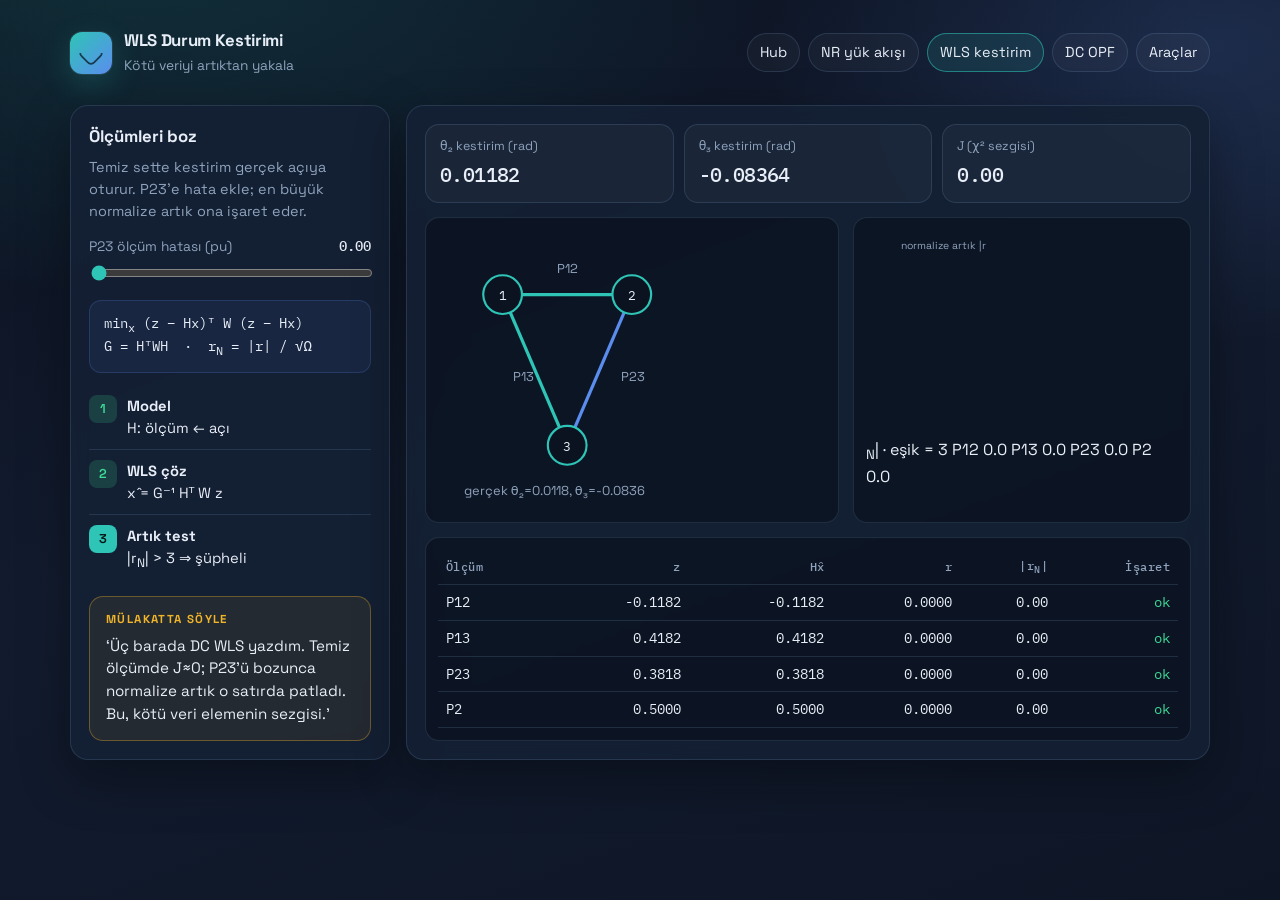
<file: Mulakat-Hazirlik/lab/wls.html>
<!DOCTYPE html>
<html lang="tr">
<head>
<meta charset="utf-8">
<meta name="viewport" content="width=device-width, initial-scale=1">
<title>WLS Durum Kestirimi Lab</title>
<link rel="stylesheet" href="styles.css">
</head>
<body>
  <div class="shell">
    <header class="topnav">
      <div class="brand">
        <div class="brand-mark" aria-hidden="true"></div>
        <div>
          <strong>WLS Durum Kestirimi</strong>
          <span>Kötü veriyi artıktan yakala</span>
        </div>
      </div>
      <nav class="nav-links">
        <a href="index.html">Hub</a>
        <a href="nr.html">NR yük akışı</a>
        <a class="active" href="wls.html">WLS kestirim</a>
        <a href="dcopf.html">DC OPF</a>
        <a href="araclar.html">Araçlar</a>
      </nav>
    </header>

    <div class="layout">
      <aside class="panel side">
        <h2>Ölçümleri boz</h2>
        <p class="hint">Temiz sette kestirim gerçek açıya oturur. P23’e hata ekle; en büyük normalize artık ona işaret eder.</p>

        <div class="field">
          <label>P23 ölçüm hatası (pu) <strong id="errV">0.00</strong></label>
          <input type="range" id="err" min="0" max="0.4" step="0.01" value="0">
        </div>

        <div class="formula">
          min<sub>x</sub> (z − Hx)ᵀ W (z − Hx)<br>
          G = HᵀWH &nbsp;·&nbsp; r<sub>N</sub> = |r| / √Ω
        </div>

        <ul class="step-list">
          <li class="done"><span class="step-num">1</span><div><strong>Model</strong><br>H: ölçüm ← açı</div></li>
          <li class="done"><span class="step-num">2</span><div><strong>WLS çöz</strong><br>x̂ = G⁻¹ Hᵀ W z</div></li>
          <li class="active"><span class="step-num">3</span><div><strong>Artık test</strong><br>|r<sub>N</sub>| &gt; 3 ⇒ şüpheli</div></li>
        </ul>

        <div class="speak">
          <p class="etiket">Mülakatta söyle</p>
          <p>‘Üç barada DC WLS yazdım. Temiz ölçümde J≈0; P23’ü bozunca normalize artık o satırda patladı. Bu, kötü veri elemenin sezgisi.’</p>
        </div>
      </aside>

      <main class="panel main">
        <div class="kpi-row">
          <div class="kpi"><span>θ₂ kestirim (rad)</span><strong id="kTh2">—</strong></div>
          <div class="kpi"><span>θ₃ kestirim (rad)</span><strong id="kTh3">—</strong></div>
          <div class="kpi"><span>J (χ² sezgisi)</span><strong id="kJ">—</strong></div>
        </div>

        <div class="viz">
          <div class="canvas-wrap" id="sebeke"></div>
          <div class="chart-wrap" id="grafik"></div>
        </div>

        <div class="table-wrap" style="margin-top:14px; min-height:auto;">
          <table>
            <thead>
              <tr><th>Ölçüm</th><th>z</th><th>Hx̂</th><th>r</th><th>|r<sub>N</sub>|</th><th>İşaret</th></tr>
            </thead>
            <tbody id="tbody"></tbody>
          </table>
        </div>
      </main>
    </div>
  </div>

  <script src="math.js"></script>
  <script src="wls-lab.js"></script>
  <script>
    const { olcumUret, kestir, OLCUM_ADLARI } = window.WlsLab;

    const $ = (id) => document.getElementById(id);

    function render() {
      const err = Number($("err").value);
      $("errV").textContent = err.toFixed(2);
      const { H, tetaGercek, z, sigma } = olcumUret(err);
      const { x, r, rN, J, Hx } = kestir(H, z, sigma);
      const suclu = rN.indexOf(Math.max(...rN));
      const esik = 3;

      $("kTh2").textContent = x[0].toFixed(5);
      $("kTh3").textContent = x[1].toFixed(5);
      $("kJ").textContent = J.toFixed(2);

      // şebeke
      const bad = err > 0.05;
      $("sebeke").innerHTML = `<svg viewBox="0 0 360 260">
        <line x1="60" y1="60" x2="180" y2="60" stroke="${suclu===0 && bad ? '#ef6b6b' : '#2ec4b6'}" stroke-width="3"/>
        <line x1="60" y1="60" x2="120" y2="200" stroke="${suclu===1 && bad ? '#ef6b6b' : '#2ec4b6'}" stroke-width="3"/>
        <line x1="180" y1="60" x2="120" y2="200" stroke="${suclu===2 && bad ? '#ef6b6b' : '#5b8def'}" stroke-width="${suclu===2 && bad ? 5 : 3}"/>
        <circle cx="60" cy="60" r="18" fill="#0b1220" stroke="#2ec4b6" stroke-width="2"/>
        <circle cx="180" cy="60" r="18" fill="#0b1220" stroke="#2ec4b6" stroke-width="2"/>
        <circle cx="120" cy="200" r="18" fill="#0b1220" stroke="#2ec4b6" stroke-width="2"/>
        <text x="60" y="65" text-anchor="middle" fill="#e8eef7" font-size="12" font-family="IBM Plex Mono,monospace">1</text>
        <text x="180" y="65" text-anchor="middle" fill="#e8eef7" font-size="12" font-family="IBM Plex Mono,monospace">2</text>
        <text x="120" y="205" text-anchor="middle" fill="#e8eef7" font-size="12" font-family="IBM Plex Mono,monospace">3</text>
        <text x="120" y="40" text-anchor="middle" fill="#8fa3bd" font-size="12">P12</text>
        <text x="70" y="140" fill="#8fa3bd" font-size="12">P13</text>
        <text x="170" y="140" fill="${suclu===2 && bad ? '#ef6b6b' : '#8fa3bd'}" font-size="12">P23 ${bad ? '⚠' : ''}</text>
        <text x="24" y="246" fill="#8fa3bd" font-size="12">gerçek θ₂=${tetaGercek[0].toFixed(4)}, θ₃=${tetaGercek[1].toFixed(4)}</text>
      </svg>`;

      // bar chart residuals
      const w = 360, h = 240, pad = 40;
      const maxR = Math.max(...rN, esik, 1);
      const bars = rN.map((rn, i) => {
        const bw = 48;
        const x0 = pad + i * 70;
        const bh = (rn / maxR) * (h - pad - 40);
        const y = h - 30 - bh;
        const col = rn > esik ? "#ef6b6b" : "#2ec4b6";
        return `<rect x="${x0}" y="${y}" width="${bw}" height="${bh}" fill="${col}" rx="4"/>
          <text x="${x0 + bw / 2}" y="${h - 10}" text-anchor="middle" fill="#8fa3bd" font-size="11">${OLCUM_ADLARI[i]}</text>
          <text x="${x0 + bw / 2}" y="${y - 6}" text-anchor="middle" fill="#e8eef7" font-size="11" font-family="IBM Plex Mono,monospace">${rn.toFixed(1)}</text>`;
      }).join("");
      const esikY = h - 30 - (esik / maxR) * (h - pad - 40);
      $("grafik").innerHTML = `<svg viewBox="0 0 ${w} ${h}">
        <text x="${pad}" y="22" fill="#8fa3bd" font-size="12">normalize artık |r<sub>N</sub>| · eşik = 3</text>
        <line x1="${pad - 10}" y1="${esikY}" x2="${w - 20}" y2="${esikY}" stroke="#f0b429" stroke-dasharray="6 4"/>
        ${bars}
      </svg>`;

      $("tbody").innerHTML = OLCUM_ADLARI.map((ad, i) => {
        const flag = rN[i] > esik ? '<span class="compare-warn">şüpheli</span>' : '<span class="compare-ok">ok</span>';
        return `<tr>
          <td>${ad}</td><td>${z[i].toFixed(4)}</td><td>${Hx[i].toFixed(4)}</td>
          <td>${r[i].toFixed(4)}</td><td>${rN[i].toFixed(2)}</td><td>${flag}</td>
        </tr>`;
      }).join("");
    }

    $("err").addEventListener("input", render);
    render();
  </script>
</body>
</html>
</file>
<file: Mulakat-Hazirlik/lab/styles.css>
@import url("https://fonts.googleapis.com/css2?family=IBM+Plex+Mono:wght@400;500&family=Space+Grotesk:wght@400;500;600;700&display=swap");

:root {
  --bg0: #0b1220;
  --bg1: #121b2e;
  --bg2: #182438;
  --panel: rgba(20, 32, 52, 0.92);
  --line: rgba(140, 180, 220, 0.16);
  --ink: #e8eef7;
  --muted: #8fa3bd;
  --accent: #2ec4b6;
  --accent-2: #5b8def;
  --warn: #f0b429;
  --bad: #ef6b6b;
  --ok: #3ddc97;
  --glow: rgba(46, 196, 182, 0.22);
  --radius: 18px;
  --shadow: 0 18px 50px rgba(0, 0, 0, 0.35);
  color-scheme: dark;
}

* { box-sizing: border-box; }
html, body { margin: 0; min-height: 100%; }
body {
  font-family: "Space Grotesk", system-ui, sans-serif;
  color: var(--ink);
  background:
    radial-gradient(1200px 700px at 10% -10%, rgba(46, 196, 182, 0.18), transparent 55%),
    radial-gradient(900px 600px at 95% 5%, rgba(91, 141, 239, 0.16), transparent 50%),
    linear-gradient(160deg, var(--bg0), var(--bg1) 45%, #0e1626);
  line-height: 1.5;
}

a { color: var(--accent); text-decoration: none; }
a:hover { text-decoration: underline; }
code, .mono { font-family: "IBM Plex Mono", ui-monospace, monospace; }

.shell { max-width: 1180px; margin: 0 auto; padding: 28px 20px 64px; }
.topnav {
  display: flex; flex-wrap: wrap; gap: 10px 16px; align-items: center;
  justify-content: space-between; margin-bottom: 28px;
}
.brand {
  display: flex; gap: 12px; align-items: center;
}
.brand-mark {
  width: 42px; height: 42px; border-radius: 12px;
  background: linear-gradient(135deg, var(--accent), var(--accent-2));
  box-shadow: 0 0 0 1px rgba(255,255,255,0.08), 0 10px 30px var(--glow);
  position: relative;
}
.brand-mark::after {
  content: ""; position: absolute; inset: 11px;
  border: 2px solid rgba(7, 16, 28, 0.7); border-radius: 6px;
  border-top-color: transparent; border-left-color: transparent;
  transform: rotate(45deg);
}
.brand strong { display: block; font-size: 1.05rem; letter-spacing: -0.02em; }
.brand span { color: var(--muted); font-size: 0.86rem; }
.nav-links { display: flex; flex-wrap: wrap; gap: 8px; }
.nav-links a {
  color: var(--ink); text-decoration: none;
  border: 1px solid var(--line); background: rgba(255,255,255,0.03);
  padding: 8px 12px; border-radius: 999px; font-size: 0.9rem;
}
.nav-links a:hover, .nav-links a.active {
  border-color: rgba(46, 196, 182, 0.55);
  background: rgba(46, 196, 182, 0.12);
  text-decoration: none;
}

.hero {
  display: grid; gap: 22px;
  grid-template-columns: 1.35fr 1fr;
  align-items: stretch;
  margin-bottom: 28px;
}
@media (max-width: 900px) { .hero { grid-template-columns: 1fr; } }

.panel {
  background: var(--panel);
  border: 1px solid var(--line);
  border-radius: var(--radius);
  box-shadow: var(--shadow);
  backdrop-filter: blur(10px);
}
.hero-copy { padding: 28px 28px 24px; }
.eyebrow {
  margin: 0 0 10px; text-transform: uppercase; letter-spacing: 0.16em;
  font-size: 0.72rem; color: var(--accent); font-weight: 600;
}
h1 {
  margin: 0; font-size: clamp(1.8rem, 3.4vw, 2.55rem);
  letter-spacing: -0.04em; line-height: 1.1;
}
.lede { margin: 14px 0 0; color: var(--muted); font-size: 1.05rem; max-width: 38rem; }
.cta-row { display: flex; flex-wrap: wrap; gap: 10px; margin-top: 22px; }

.btn {
  appearance: none; border: 1px solid var(--line); background: rgba(255,255,255,0.04);
  color: var(--ink); border-radius: 12px; padding: 10px 14px; font: inherit;
  font-size: 0.95rem; cursor: pointer; transition: 0.15s ease;
}
.btn:hover { border-color: rgba(46,196,182,0.5); }
.btn.primary {
  background: linear-gradient(135deg, var(--accent), #239e94);
  border-color: transparent; color: #041514; font-weight: 600;
}
.btn.ghost { background: transparent; }

.hero-visual {
  padding: 18px; min-height: 260px; position: relative; overflow: hidden;
}
.hero-visual svg { width: 100%; height: 100%; min-height: 240px; }

.grid-cards {
  display: grid; gap: 14px;
  grid-template-columns: repeat(2, 1fr);
}
@media (max-width: 760px) { .grid-cards { grid-template-columns: 1fr; } }

.card {
  padding: 20px; text-decoration: none; color: inherit;
  transition: transform 0.15s ease, border-color 0.15s ease;
  display: block;
}
a.card:hover { transform: translateY(-2px); border-color: rgba(46,196,182,0.45); text-decoration: none; }
.card .tag {
  display: inline-block; font-size: 0.72rem; letter-spacing: 0.08em;
  text-transform: uppercase; color: var(--accent); margin-bottom: 8px; font-weight: 600;
}
.card h2 { margin: 0; font-size: 1.2rem; letter-spacing: -0.02em; }
.card p { margin: 8px 0 0; color: var(--muted); font-size: 0.95rem; }
.card .meta { margin-top: 14px; display: flex; gap: 8px; flex-wrap: wrap; }
.chip {
  font-size: 0.78rem; padding: 4px 9px; border-radius: 999px;
  border: 1px solid var(--line); color: var(--muted);
}

.layout {
  display: grid; gap: 16px;
  grid-template-columns: 320px 1fr;
}
@media (max-width: 960px) { .layout { grid-template-columns: 1fr; } }

.side, .main { padding: 18px; }
.side h2, .main h2 { margin: 0 0 8px; font-size: 1.05rem; }
.hint { color: var(--muted); font-size: 0.9rem; margin: 0 0 14px; }

.field { margin-bottom: 12px; }
.field label {
  display: flex; justify-content: space-between; gap: 8px;
  font-size: 0.86rem; color: var(--muted); margin-bottom: 6px;
}
.field label strong { color: var(--ink); font-family: "IBM Plex Mono", monospace; font-weight: 500; }
input[type="range"] { width: 100%; accent-color: var(--accent); }
select, input[type="number"] {
  width: 100%; border-radius: 10px; border: 1px solid var(--line);
  background: var(--bg0); color: var(--ink); padding: 9px 11px; font: inherit;
}

.toolbar { display: flex; flex-wrap: wrap; gap: 8px; margin: 12px 0 4px; }
.step-list { list-style: none; padding: 0; margin: 12px 0 0; }
.step-list li {
  display: grid; grid-template-columns: 28px 1fr; gap: 10px;
  padding: 10px 0; border-top: 1px solid var(--line); font-size: 0.92rem;
}
.step-list li:first-child { border-top: 0; }
.step-num {
  width: 28px; height: 28px; border-radius: 8px; display: grid; place-items: center;
  background: rgba(46,196,182,0.12); color: var(--accent); font-size: 0.8rem; font-weight: 600;
}
.step-list li.done .step-num { background: rgba(61,220,151,0.18); color: var(--ok); }
.step-list li.active .step-num { background: var(--accent); color: #041514; }

.viz {
  display: grid; gap: 14px;
  grid-template-columns: 1.1fr 0.9fr;
}
@media (max-width: 900px) { .viz { grid-template-columns: 1fr; } }

.canvas-wrap, .chart-wrap, .table-wrap {
  border: 1px solid var(--line); border-radius: 14px;
  background: rgba(8, 14, 24, 0.55); padding: 12px; min-height: 280px;
}
.canvas-wrap svg, .chart-wrap svg { width: 100%; height: auto; display: block; }

table {
  width: 100%; border-collapse: collapse; font-size: 0.86rem;
  font-family: "IBM Plex Mono", monospace;
}
th, td { text-align: right; padding: 7px 8px; border-bottom: 1px solid var(--line); }
th:first-child, td:first-child { text-align: left; }
th { color: var(--muted); font-weight: 500; font-size: 0.75rem; letter-spacing: 0.04em; }

.kpi-row {
  display: grid; grid-template-columns: repeat(3, 1fr); gap: 10px; margin-bottom: 14px;
}
@media (max-width: 700px) { .kpi-row { grid-template-columns: 1fr; } }
.kpi {
  border: 1px solid var(--line); border-radius: 14px; padding: 12px 14px;
  background: rgba(255,255,255,0.03);
}
.kpi span { display: block; color: var(--muted); font-size: 0.78rem; }
.kpi strong {
  display: block; margin-top: 4px; font-size: 1.25rem; letter-spacing: -0.03em;
  font-family: "IBM Plex Mono", monospace; font-weight: 500;
}

.speak {
  margin-top: 14px; padding: 14px 16px; border-radius: 14px;
  border: 1px solid rgba(240, 180, 41, 0.35);
  background: rgba(240, 180, 41, 0.08);
}
.speak .etiket {
  margin: 0 0 6px; font-size: 0.72rem; letter-spacing: 0.12em;
  text-transform: uppercase; color: var(--warn); font-weight: 700;
}
.speak p { margin: 0; color: var(--ink); font-size: 0.95rem; }

.formula {
  margin: 10px 0; padding: 12px 14px; border-radius: 12px;
  background: rgba(91, 141, 239, 0.08); border: 1px solid rgba(91, 141, 239, 0.2);
  font-family: "IBM Plex Mono", monospace; font-size: 0.88rem; overflow-x: auto;
}

.legend { display: flex; flex-wrap: wrap; gap: 10px 14px; margin-top: 10px; font-size: 0.82rem; color: var(--muted); }
.dot { width: 9px; height: 9px; border-radius: 50%; display: inline-block; margin-right: 6px; }

.footer-note {
  margin-top: 28px; color: var(--muted); font-size: 0.86rem;
  border-top: 1px solid var(--line); padding-top: 16px;
}

.bus-node { cursor: pointer; }
.bus-node:hover circle { stroke-width: 2.5; }

.compare-ok { color: var(--ok); }
.compare-warn { color: var(--warn); }
</file>
